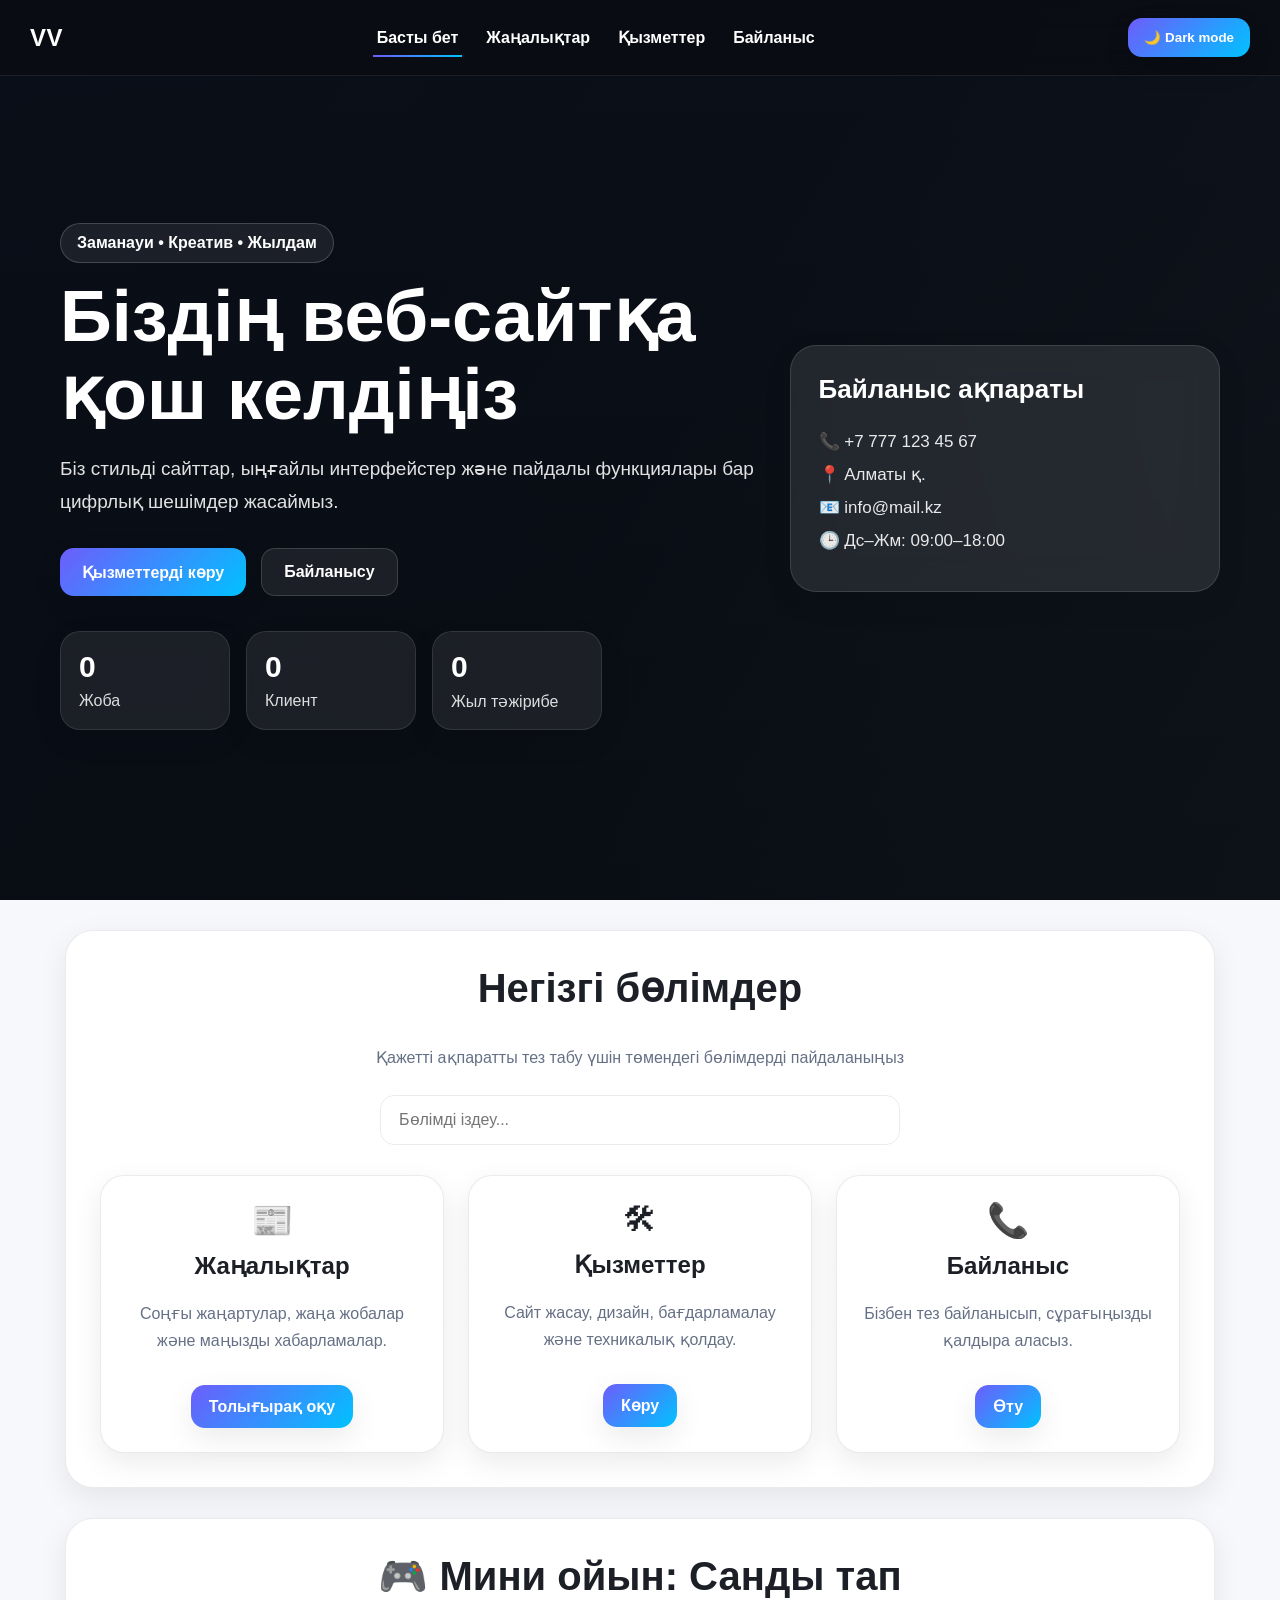
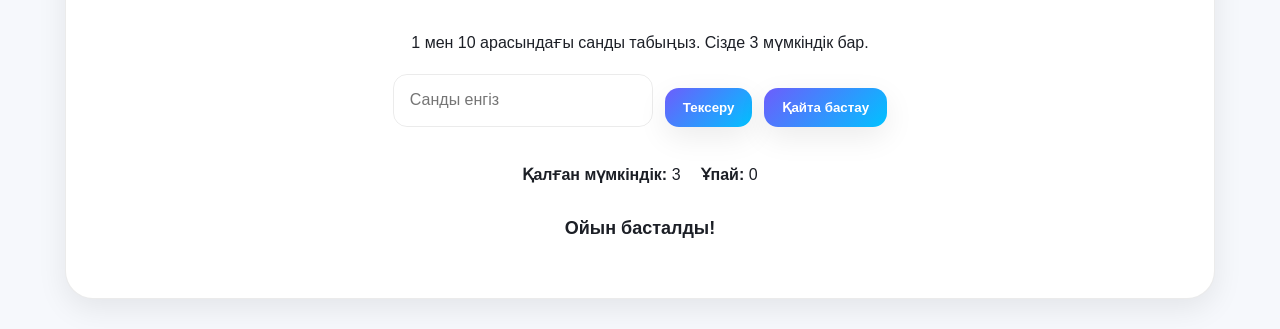
<file: index.html>
<!DOCTYPE html>
<head>
    <title>VV Studio</title>
    <link rel="stylesheet" href="styles.css">
</head>
<body>
    <div class="cursor-glow"></div>

    <header class="hero-header">
        <nav class="navbar">
            <a href="index.html" class="logo">
                VV
            </a>

            <ul class="nav-links" id="nav-links">
                <li><a href="index.html" class="active">Басты бет</a></li>
                <li><a href="news.html">Жаңалықтар</a></li>
                <li><a href="services.html">Қызметтер</a></li>
                <li><a href="contact.html">Байланыс</a></li>
            </ul>

            <div class="nav-actions">
                <button id="dark-mode-toggle" class="theme-btn">🌙 Dark mode</button>
            </div>
        </nav>

        <section class="hero">
            <div class="hero-text reveal">
                <p class="hero-badge">Заманауи • Креатив • Жылдам</p>
                <h1>
                    Біздің веб-сайтқа қош келдіңіз
                </h1>
                <p class="hero-description">
                    Біз стильді сайттар, ыңғайлы интерфейстер және пайдалы функциялары бар
                    цифрлық шешімдер жасаймыз.
                </p>

                <div class="hero-buttons">
                    <a href="services.html" class="btn primary-btn">Қызметтерді көру</a>
                    <a href="contact.html" class="btn secondary-btn">Байланысу</a>
                </div>

                <div class="hero-stats">
                    <div class="stat-card">
                        <h3 data-target="0">0</h3>
                        <p>Жоба</p>
                    </div>
                    <div class="stat-card">
                        <h3 data-target="0">0</h3>
                        <p>Клиент</p>
                    </div>
                    <div class="stat-card">
                        <h3 data-target="0">0</h3>
                        <p>Жыл тәжірибе</p>
                    </div>
                </div>
            </div>

            <div class="hero-side reveal">
                <div class="glass-card contact-card">
                    <h3>Байланыс ақпараты</h3>
                    <p>📞 +7 777 123 45 67</p>
                    <p>📍 Алматы қ.</p>
                    <p>📧 info@mail.kz</p>
                    <p>🕒 Дс–Жм: 09:00–18:00</p>
                </div>
            </div>
        </section>
    </header>

    <main>
        <section class="section reveal">
            <div class="section-head">
                <h2>Негізгі бөлімдер</h2>
                <p>Қажетті ақпаратты тез табу үшін төмендегі бөлімдерді пайдаланыңыз</p>
            </div>

            <div class="search-box">
                <input type="text" id="card-search" placeholder="Бөлімді іздеу...">
            </div>

            <section class="grid-container" id="card-container">
                <div class="card" data-title="жаңалықтар ақпарат жаңарту">
                    <div class="card-icon">📰</div>
                    <h2>Жаңалықтар</h2>
                    <p>Соңғы жаңартулар, жаңа жобалар және маңызды хабарламалар.</p>
                    <a href="news.html">Толығырақ оқу</a>
                </div>

                <div class="card" data-title="қызметтер веб дизайн программалау">
                    <div class="card-icon">🛠</div>
                    <h2>Қызметтер</h2>
                    <p>Сайт жасау, дизайн, бағдарламалау және техникалық қолдау.</p>
                    <a href="services.html">Көру</a>
                </div>

                <div class="card" data-title="байланыс хабарлама email телефон">
                    <div class="card-icon">📞</div>
                    <h2>Байланыс</h2>
                    <p>Бізбен тез байланысып, сұрағыңызды қалдыра аласыз.</p>
                    <a href="contact.html">Өту</a>
                </div>
            </section>
        </section>

        <section class="section game-section reveal">
            <h2>🎮 Мини ойын: Санды тап</h2>
            <p>1 мен 10 арасындағы санды табыңыз. Сізде 3 мүмкіндік бар.</p>

            <div class="game-box">
                <input type="number" id="guess-input" min="1" max="10" placeholder="Санды енгіз">
                <button id="check-button">Тексеру</button>
                <button id="reset-button">Қайта бастау</button>
            </div>

            <div class="game-info">
                <p><strong>Қалған мүмкіндік:</strong> <span id="attempts-count">3</span></p>
                <p><strong>Ұпай:</strong> <span id="score-count">0</span></p>
            </div>

            <p id="game-result">Ойын басталды!</p>
        </section>

    <script src="script.js"></script>
</body>
</html>
</file>
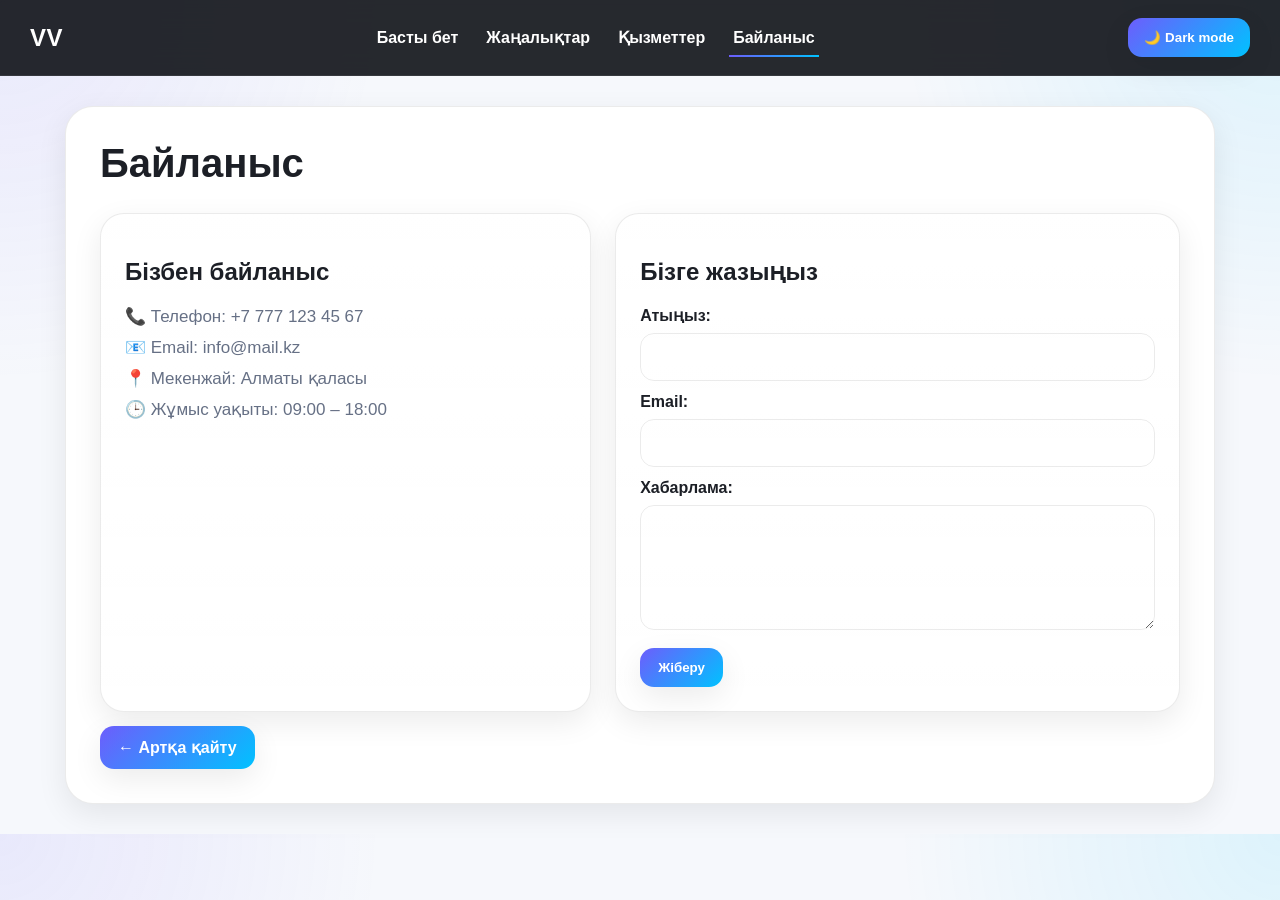
<file: contact.html>
<!DOCTYPE html>
<html lang="kk">
<head>
    <meta charset="UTF-8">
    <meta name="viewport" content="width=device-width, initial-scale=1.0">
    <title>Байланыс | VV Studio</title>
    <link rel="stylesheet" href="styles.css">
</head>
<body>
    <div class="cursor-glow"></div>

    <nav class="navbar solid-nav">
        <a href="index.html" class="logo">
            VV
        </a>

        <button class="menu-toggle" id="menu-toggle">☰</button>

        <ul class="nav-links" id="nav-links">
            <li><a href="index.html">Басты бет</a></li>
            <li><a href="news.html">Жаңалықтар</a></li>
            <li><a href="services.html">Қызметтер</a></li>
            <li><a href="contact.html" class="active">Байланыс</a></li>
        </ul>

        <div class="nav-actions">
            <button id="dark-mode-toggle" class="theme-btn">🌙 Dark mode</button>
        </div>
    </nav>

    <div class="page-container reveal">
        <h1>Байланыс</h1>

        <div class="contact-grid">
            <div class="contact-info-box">
                <h2>Бізбен байланыс</h2>
                <p>📞 Телефон: +7 777 123 45 67</p>
                <p>📧 Email: info@mail.kz</p>
                <p>📍 Мекенжай: Алматы қаласы</p>
                <p>🕒 Жұмыс уақыты: 09:00 – 18:00</p>
            </div>

            <div class="contact-form-box">
                <h2>Бізге жазыңыз</h2>

                <form id="contact-form">
                    <label for="name">Атыңыз:</label>
                    <input type="text" id="name" required>

                    <label for="email">Email:</label>
                    <input type="email" id="email" required>

                    <label for="message">Хабарлама:</label>
                    <textarea id="message" rows="5" required></textarea>

                    <button type="submit">Жіберу</button>
                </form>
            </div>
        </div>

        <a href="index.html" class="back-link">← Артқа қайту</a>
    </div>

    <button id="scroll-top-btn" class="scroll-top-btn">↑</button>
    <div id="toast" class="toast"></div>

    <script src="script.js"></script>
</body>
</html>
</file>
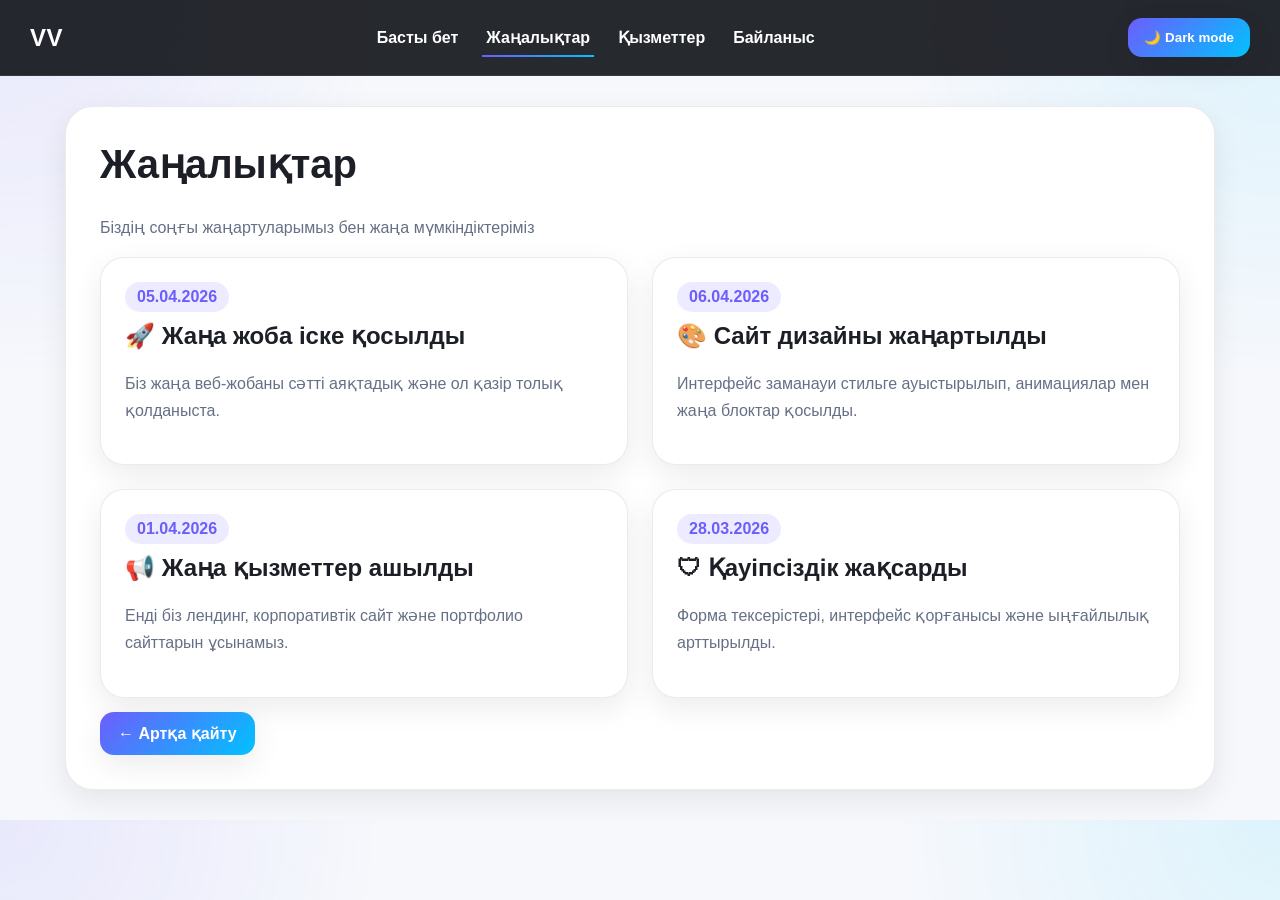
<file: news.html>
<!DOCTYPE html>
<html lang="kk">
<head>
    <meta charset="UTF-8">
    <meta name="viewport" content="width=device-width, initial-scale=1.0">
    <title>Жаңалықтар | VV Studio</title>
    <link rel="stylesheet" href="styles.css">
</head>
<body>
    <div class="cursor-glow"></div>

    <nav class="navbar solid-nav">
        <a href="index.html" class="logo">
            VV
        </a>

        <button class="menu-toggle" id="menu-toggle">☰</button>

        <ul class="nav-links" id="nav-links">
            <li><a href="index.html">Басты бет</a></li>
            <li><a href="news.html" class="active">Жаңалықтар</a></li>
            <li><a href="services.html">Қызметтер</a></li>
            <li><a href="contact.html">Байланыс</a></li>
        </ul>

        <div class="nav-actions">
            <button id="dark-mode-toggle" class="theme-btn">🌙 Dark mode</button>
        </div>
    </nav>

    <div class="page-container reveal">
        <h1>Жаңалықтар</h1>
        <p class="section-text">Біздің соңғы жаңартуларымыз бен жаңа мүмкіндіктеріміз</p>

        <div class="news-layout">
            <article class="news-card">
                <span class="news-date">05.04.2026</span>
                <h2>🚀 Жаңа жоба іске қосылды</h2>
                <p>Біз жаңа веб-жобаны сәтті аяқтадық және ол қазір толық қолданыста.</p>
            </article>

            <article class="news-card">
                <span class="news-date">06.04.2026</span>
                <h2>🎨 Сайт дизайны жаңартылды</h2>
                <p>Интерфейс заманауи стильге ауыстырылып, анимациялар мен жаңа блоктар қосылды.</p>
            </article>

            <article class="news-card">
                <span class="news-date">01.04.2026</span>
                <h2>📢 Жаңа қызметтер ашылды</h2>
                <p>Енді біз лендинг, корпоративтік сайт және портфолио сайттарын ұсынамыз.</p>
            </article>

            <article class="news-card">
                <span class="news-date">28.03.2026</span>
                <h2>🛡 Қауіпсіздік жақсарды</h2>
                <p>Форма тексерістері, интерфейс қорғанысы және ыңғайлылық арттырылды.</p>
            </article>
        </div>

        <a href="index.html" class="back-link">← Артқа қайту</a>
    </div>

    <button id="scroll-top-btn" class="scroll-top-btn">↑</button>
    <div id="toast" class="toast"></div>

    <script src="script.js"></script>
</body>
</html>
</file>
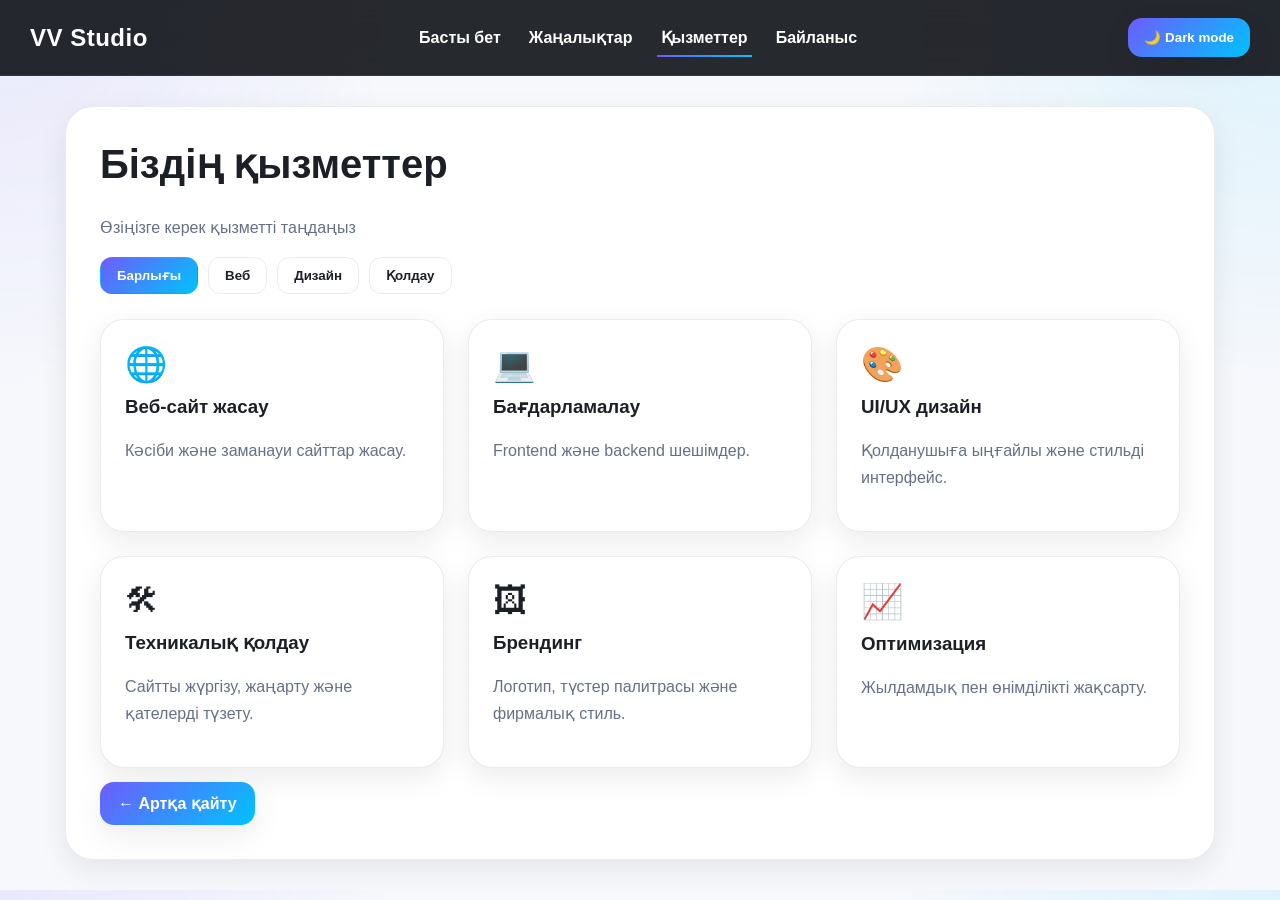
<file: services.html>
<!DOCTYPE html>
<html lang="kk">
<head>
    <meta charset="UTF-8">
    <meta name="viewport" content="width=device-width, initial-scale=1.0">
    <title>Қызметтер | VV Studio</title>
    <link rel="stylesheet" href="styles.css">
</head>
<body>
    <div class="cursor-glow"></div>

    <nav class="navbar solid-nav">
        <a href="index.html" class="logo">
            VV Studio
        </a>

        <button class="menu-toggle" id="menu-toggle">☰</button>

        <ul class="nav-links" id="nav-links">
            <li><a href="index.html">Басты бет</a></li>
            <li><a href="news.html">Жаңалықтар</a></li>
            <li><a href="services.html" class="active">Қызметтер</a></li>
            <li><a href="contact.html">Байланыс</a></li>
        </ul>

        <div class="nav-actions">
            <button id="dark-mode-toggle" class="theme-btn">🌙 Dark mode</button>
        </div>
    </nav>

    <div class="page-container reveal">
        <h1>Біздің қызметтер</h1>
        <p class="section-text">Өзіңізге керек қызметті таңдаңыз</p>

        <div class="filter-buttons">
            <button class="filter-btn active-filter" data-filter="all">Барлығы</button>
            <button class="filter-btn" data-filter="web">Веб</button>
            <button class="filter-btn" data-filter="design">Дизайн</button>
            <button class="filter-btn" data-filter="support">Қолдау</button>
        </div>

        <div class="services-grid">
            <div class="service-card" data-category="web">
                <span>🌐</span>
                <h3>Веб-сайт жасау</h3>
                <p>Кәсіби және заманауи сайттар жасау.</p>
            </div>

            <div class="service-card" data-category="web">
                <span>💻</span>
                <h3>Бағдарламалау</h3>
                <p>Frontend және backend шешімдер.</p>
            </div>

            <div class="service-card" data-category="design">
                <span>🎨</span>
                <h3>UI/UX дизайн</h3>
                <p>Қолданушыға ыңғайлы және стильді интерфейс.</p>
            </div>

            <div class="service-card" data-category="support">
                <span>🛠</span>
                <h3>Техникалық қолдау</h3>
                <p>Сайтты жүргізу, жаңарту және қателерді түзету.</p>
            </div>

            <div class="service-card" data-category="design">
                <span>🖼</span>
                <h3>Брендинг</h3>
                <p>Логотип, түстер палитрасы және фирмалық стиль.</p>
            </div>

            <div class="service-card" data-category="support">
                <span>📈</span>
                <h3>Оптимизация</h3>
                <p>Жылдамдық пен өнімділікті жақсарту.</p>
            </div>
        </div>

        <a href="index.html" class="back-link">← Артқа қайту</a>
    </div>

    <button id="scroll-top-btn" class="scroll-top-btn">↑</button>
    <div id="toast" class="toast"></div>

    <script src="script.js"></script>
</body>
</html>
</file>
<file: styles.css>
:root {
    --bg: #f6f8fc;
    --bg-secondary: #ffffff;
    --text: #1c1f26;
    --muted: #667085;
    --accent: #6d5dfc;
    --accent-2: #00c2ff;
    --border: rgba(0, 0, 0, 0.08);
    --shadow: 0 10px 30px rgba(0, 0, 0, 0.08);
    --shadow-hover: 0 18px 40px rgba(0, 0, 0, 0.14);
}

body.dark {
    --bg: #090b10;
    --bg-secondary: #121722;
    --text: #f3f7ff;
    --muted: #a4adc0;
    --accent: #8b7cff;
    --accent-2: #2ed3ff;
    --border: rgba(255, 255, 255, 0.08);
    --shadow: 0 10px 30px rgba(0, 0, 0, 0.35);
    --shadow-hover: 0 20px 50px rgba(0, 0, 0, 0.45);
}

* {
    box-sizing: border-box;
}

html {
    scroll-behavior: smooth;
}

body {
    margin: 0;
    font-family: Arial, sans-serif;
    background:
        radial-gradient(circle at top left, rgba(109, 93, 252, 0.10), transparent 25%),
        radial-gradient(circle at top right, rgba(0, 194, 255, 0.10), transparent 25%),
        var(--bg);
    color: var(--text);
    overflow-x: hidden;
}

a {
    text-decoration: none;
}

/* NAVBAR */
.navbar {
    position: sticky;
    top: 0;
    z-index: 1000;
    display: flex;
    align-items: center;
    justify-content: space-between;
    gap: 20px;
    padding: 18px 30px;
    backdrop-filter: blur(16px);
    background: rgba(10, 12, 18, 0.75);
    border-bottom: 1px solid rgba(255, 255, 255, 0.08);
}

.solid-nav {
    background: rgba(10, 12, 18, 0.88);
}

.logo {
    color: white;
    font-size: 24px;
    font-weight: 800;
    letter-spacing: 0.5px;
}

.nav-links {
    display: flex;
    align-items: center;
    gap: 20px;
    list-style: none;
    padding: 0;
    margin: 0;
}

.nav-links a {
    color: white;
    font-weight: bold;
    position: relative;
    padding: 8px 4px;
}

.nav-links a::after {
    content: "";
    position: absolute;
    left: 0;
    bottom: -3px;
    width: 0;
    height: 2px;
    background: linear-gradient(90deg, var(--accent), var(--accent-2));
    transition: width 0.3s ease;
}

.nav-links a:hover::after,
.nav-links a.active::after {
    width: 100%;
}

.theme-btn,
.filter-btn,
.btn,
.card a,
.game-box button,
form button,
.back-link,
.card,
.news-card,
.service-card,
.contact-info-box,
.contact-form-box,
.faq-item,
.scroll-top-btn {
    transition:
        transform 0.3s ease,
        box-shadow 0.3s ease,
        background 0.3s ease,
        color 0.3s ease,
        border-color 0.3s ease;
}

.theme-btn {
    border: none;
    padding: 12px 16px;
    border-radius: 14px;
    background: linear-gradient(135deg, var(--accent), var(--accent-2));
    color: white;
    font-weight: bold;
    cursor: pointer;
    box-shadow: var(--shadow);
}

.theme-btn:hover {
    transform: translateY(-2px);
    box-shadow: var(--shadow-hover);
}

.menu-toggle {
    display: none;
    background: transparent;
    border: none;
    color: white;
    font-size: 28px;
    cursor: pointer;
}

/* HERO */
.hero-header {
    position: relative;
    min-height: 100vh;
    color: white;
    background:
        linear-gradient(rgba(6, 8, 12, 0.58), rgba(6, 8, 12, 0.72)),
        linear-gradient(120deg, #0f172a, #111827, #1f2937);
}

.hero {
    min-height: calc(100vh - 85px);
    display: grid;
    grid-template-columns: 1.3fr 0.8fr;
    align-items: center;
    gap: 30px;
    padding: 40px 60px 70px;
}

.hero-badge {
    display: inline-block;
    margin-bottom: 15px;
    padding: 10px 16px;
    border: 1px solid rgba(255, 255, 255, 0.18);
    border-radius: 999px;
    background: rgba(255, 255, 255, 0.08);
    backdrop-filter: blur(12px);
    font-weight: bold;
}

.hero h1 {
    font-size: clamp(38px, 6vw, 72px);
    line-height: 1.08;
    margin: 0 0 20px;
    max-width: 820px;
}

.hero-description {
    max-width: 700px;
    font-size: 19px;
    line-height: 1.7;
    color: rgba(255, 255, 255, 0.88);
}

.hero-buttons {
    display: flex;
    gap: 15px;
    flex-wrap: wrap;
    margin: 30px 0 35px;
}

.btn {
    display: inline-flex;
    align-items: center;
    justify-content: center;
    padding: 14px 22px;
    border-radius: 14px;
    font-weight: bold;
}

.primary-btn {
    background: linear-gradient(135deg, var(--accent), var(--accent-2));
    color: white;
    box-shadow: var(--shadow);
}

.secondary-btn {
    background: rgba(255, 255, 255, 0.08);
    border: 1px solid rgba(255, 255, 255, 0.15);
    color: white;
    backdrop-filter: blur(10px);
}

.btn:hover {
    transform: translateY(-2px);
    box-shadow: var(--shadow-hover);
}

.hero-stats {
    display: grid;
    grid-template-columns: repeat(3, minmax(120px, 170px));
    gap: 16px;
}

.stat-card {
    padding: 18px;
    border-radius: 20px;
    background: rgba(255, 255, 255, 0.08);
    border: 1px solid rgba(255, 255, 255, 0.10);
    backdrop-filter: blur(12px);
    box-shadow: var(--shadow);
}

.stat-card h3 {
    margin: 0;
    font-size: 30px;
}

.stat-card p {
    margin: 8px 0 0;
    color: rgba(255, 255, 255, 0.85);
}

.glass-card {
    background: rgba(255, 255, 255, 0.10);
    border: 1px solid rgba(255, 255, 255, 0.12);
    backdrop-filter: blur(18px);
    border-radius: 26px;
    box-shadow: var(--shadow);
}

.contact-card {
    padding: 28px;
    color: white;
}

.contact-card h3 {
    margin-top: 0;
    font-size: 26px;
}

.contact-card p {
    font-size: 17px;
    color: rgba(255, 255, 255, 0.9);
    margin: 12px 0;
}

/* MAIN */
main {
    position: relative;
    z-index: 1;
}

.section,
.page-container {
    width: min(1150px, calc(100% - 32px));
    margin: 30px auto;
    background: var(--bg-secondary);
    border: 1px solid var(--border);
    border-radius: 28px;
    padding: 34px;
    box-shadow: var(--shadow);
}

.section-head {
    text-align: center;
    margin-bottom: 24px;
}

.section-head h2,
.page-container h1,
.game-section h2 {
    margin-top: 0;
    font-size: clamp(28px, 4vw, 40px);
}

.section-head p,
.section-text {
    color: var(--muted);
    line-height: 1.7;
}

.search-box {
    display: flex;
    justify-content: center;
    margin-bottom: 30px;
}

.search-box input {
    width: 100%;
    max-width: 520px;
    padding: 15px 18px;
    border-radius: 14px;
    border: 1px solid var(--border);
    background: transparent;
    color: var(--text);
    font-size: 16px;
    outline: none;
}

.grid-container,
.news-layout,
.services-grid,
.contact-grid {
    display: grid;
    gap: 24px;
}

.grid-container {
    grid-template-columns: repeat(3, 1fr);
}

.news-layout {
    grid-template-columns: repeat(2, 1fr);
}

.services-grid {
    grid-template-columns: repeat(3, 1fr);
}

.contact-grid {
    grid-template-columns: 1fr 1.15fr;
}

.card,
.news-card,
.service-card,
.contact-info-box,
.contact-form-box,
.faq-item {
    background: linear-gradient(180deg, rgba(255, 255, 255, 0.04), transparent), var(--bg-secondary);
    border: 1px solid var(--border);
    border-radius: 24px;
    padding: 24px;
    box-shadow: var(--shadow);
}

.card {
    text-align: center;
}

.card:hover,
.news-card:hover,
.service-card:hover,
.contact-info-box:hover,
.contact-form-box:hover,
.faq-item:hover {
    transform: translateY(-8px);
    box-shadow: var(--shadow-hover);
}

.card-icon,
.service-card span {
    font-size: 34px;
    display: inline-block;
    margin-bottom: 12px;
}

.card h2,
.news-card h2,
.service-card h3 {
    margin-top: 0;
}

.card p,
.news-card p,
.service-card p {
    color: var(--muted);
    line-height: 1.7;
}

.card a,
.back-link,
form button,
.game-box button {
    display: inline-block;
    margin-top: 14px;
    border: none;
    padding: 12px 18px;
    border-radius: 14px;
    background: linear-gradient(135deg, var(--accent), var(--accent-2));
    color: white;
    font-weight: bold;
    cursor: pointer;
    box-shadow: var(--shadow);
}

.card a:hover,
.back-link:hover,
form button:hover,
.game-box button:hover,
.filter-btn:hover {
    transform: translateY(-2px);
    box-shadow: var(--shadow-hover);
}

.news-date {
    display: inline-block;
    margin-bottom: 10px;
    padding: 6px 12px;
    border-radius: 999px;
    background: rgba(109, 93, 252, 0.12);
    color: var(--accent);
    font-weight: bold;
}

.filter-buttons {
    display: flex;
    gap: 10px;
    flex-wrap: wrap;
    margin-bottom: 25px;
}

.filter-btn {
    padding: 10px 16px;
    border-radius: 12px;
    border: 1px solid var(--border);
    background: transparent;
    color: var(--text);
    cursor: pointer;
    font-weight: bold;
}

.filter-btn.active-filter,
.filter-btn:hover {
    background: linear-gradient(135deg, var(--accent), var(--accent-2));
    color: white;
    border-color: transparent;
}

/* GAME */
.game-section {
    text-align: center;
}

.game-box {
    display: flex;
    flex-wrap: wrap;
    gap: 12px;
    justify-content: center;
    margin: 22px 0;
}

.game-box input,
form input,
form textarea {
    width: 100%;
    padding: 14px 16px;
    border-radius: 14px;
    border: 1px solid var(--border);
    background: transparent;
    color: var(--text);
    font-size: 16px;
    outline: none;
}

.game-box input {
    max-width: 260px;
}

.game-info {
    display: flex;
    gap: 20px;
    justify-content: center;
    flex-wrap: wrap;
    margin-bottom: 12px;
}

#game-result {
    font-weight: bold;
    font-size: 18px;
    min-height: 28px;
}

/* FAQ */
.faq-question {
    width: 100%;
    text-align: left;
    border: none;
    background: transparent;
    color: var(--text);
    font-size: 18px;
    font-weight: bold;
    cursor: pointer;
    padding: 0;
}

.faq-answer {
    max-height: 0;
    overflow: hidden;
    transition: max-height 0.3s ease;
}

.faq-answer p {
    color: var(--muted);
    line-height: 1.7;
    margin-bottom: 0;
}

.faq-item.active .faq-answer {
    max-height: 200px;
    margin-top: 15px;
}

/* CONTACT */
form label {
    display: block;
    font-weight: bold;
    margin-top: 12px;
    margin-bottom: 8px;
}

.contact-info-box p {
    color: var(--muted);
    font-size: 17px;
    margin: 10px 0;
}

/* FOOTER */
.site-footer {
    padding: 30px 20px 50px;
    text-align: center;
    color: var(--muted);
}

/* SCROLL TOP */
.scroll-top-btn {
    position: fixed;
    right: 20px;
    bottom: 20px;
    width: 52px;
    height: 52px;
    border: none;
    border-radius: 50%;
    background: linear-gradient(135deg, var(--accent), var(--accent-2));
    color: white;
    font-size: 22px;
    cursor: pointer;
    box-shadow: var(--shadow);
    opacity: 0;
    visibility: hidden;
    z-index: 999;
}

.scroll-top-btn.show {
    opacity: 1;
    visibility: visible;
}

/* TOAST */
.toast {
    position: fixed;
    left: 50%;
    bottom: 25px;
    transform: translateX(-50%) translateY(20px);
    padding: 14px 18px;
    border-radius: 14px;
    background: #111827;
    color: white;
    box-shadow: var(--shadow-hover);
    opacity: 0;
    visibility: hidden;
    transition: 0.3s;
    z-index: 9999;
}

.toast.show {
    opacity: 1;
    visibility: visible;
    transform: translateX(-50%) translateY(0);
}

/* REVEAL OFF */
.reveal,
.reveal.visible {
    opacity: 1;
    transform: none;
    transition: none;
}

/* RGB TEXT */
.rgb-text {
    background: linear-gradient(90deg, red, orange, yellow, green, cyan, blue, violet);
    background-clip: text;
    -webkit-background-clip: text;
    color: transparent;
    -webkit-text-fill-color: transparent;
}

/* RESPONSIVE */
@media (max-width: 1050px) {
    .hero {
        grid-template-columns: 1fr;
        padding: 30px 24px 50px;
    }

    .hero-stats,
    .grid-container,
    .news-layout,
    .services-grid,
    .contact-grid {
        grid-template-columns: 1fr 1fr;
    }
}

@media (max-width: 760px) {
    .menu-toggle {
        display: block;
    }

    .navbar {
        flex-wrap: wrap;
        padding: 16px 18px;
    }

    .nav-links {
        display: none;
        width: 100%;
        flex-direction: column;
        align-items: flex-start;
        padding-top: 10px;
    }

    .nav-links.show {
        display: flex;
    }

    .nav-actions {
        margin-left: auto;
    }

    .hero h1 {
        font-size: 38px;
    }

    .hero-description {
        font-size: 16px;
    }

    .hero-stats,
    .grid-container,
    .news-layout,
    .services-grid,
    .contact-grid {
        grid-template-columns: 1fr;
    }

    .section,
    .page-container {
        padding: 22px 18px;
        border-radius: 22px;
    }

    .theme-btn {
        padding: 10px 14px;
        font-size: 14px;
    }
}
</file>
